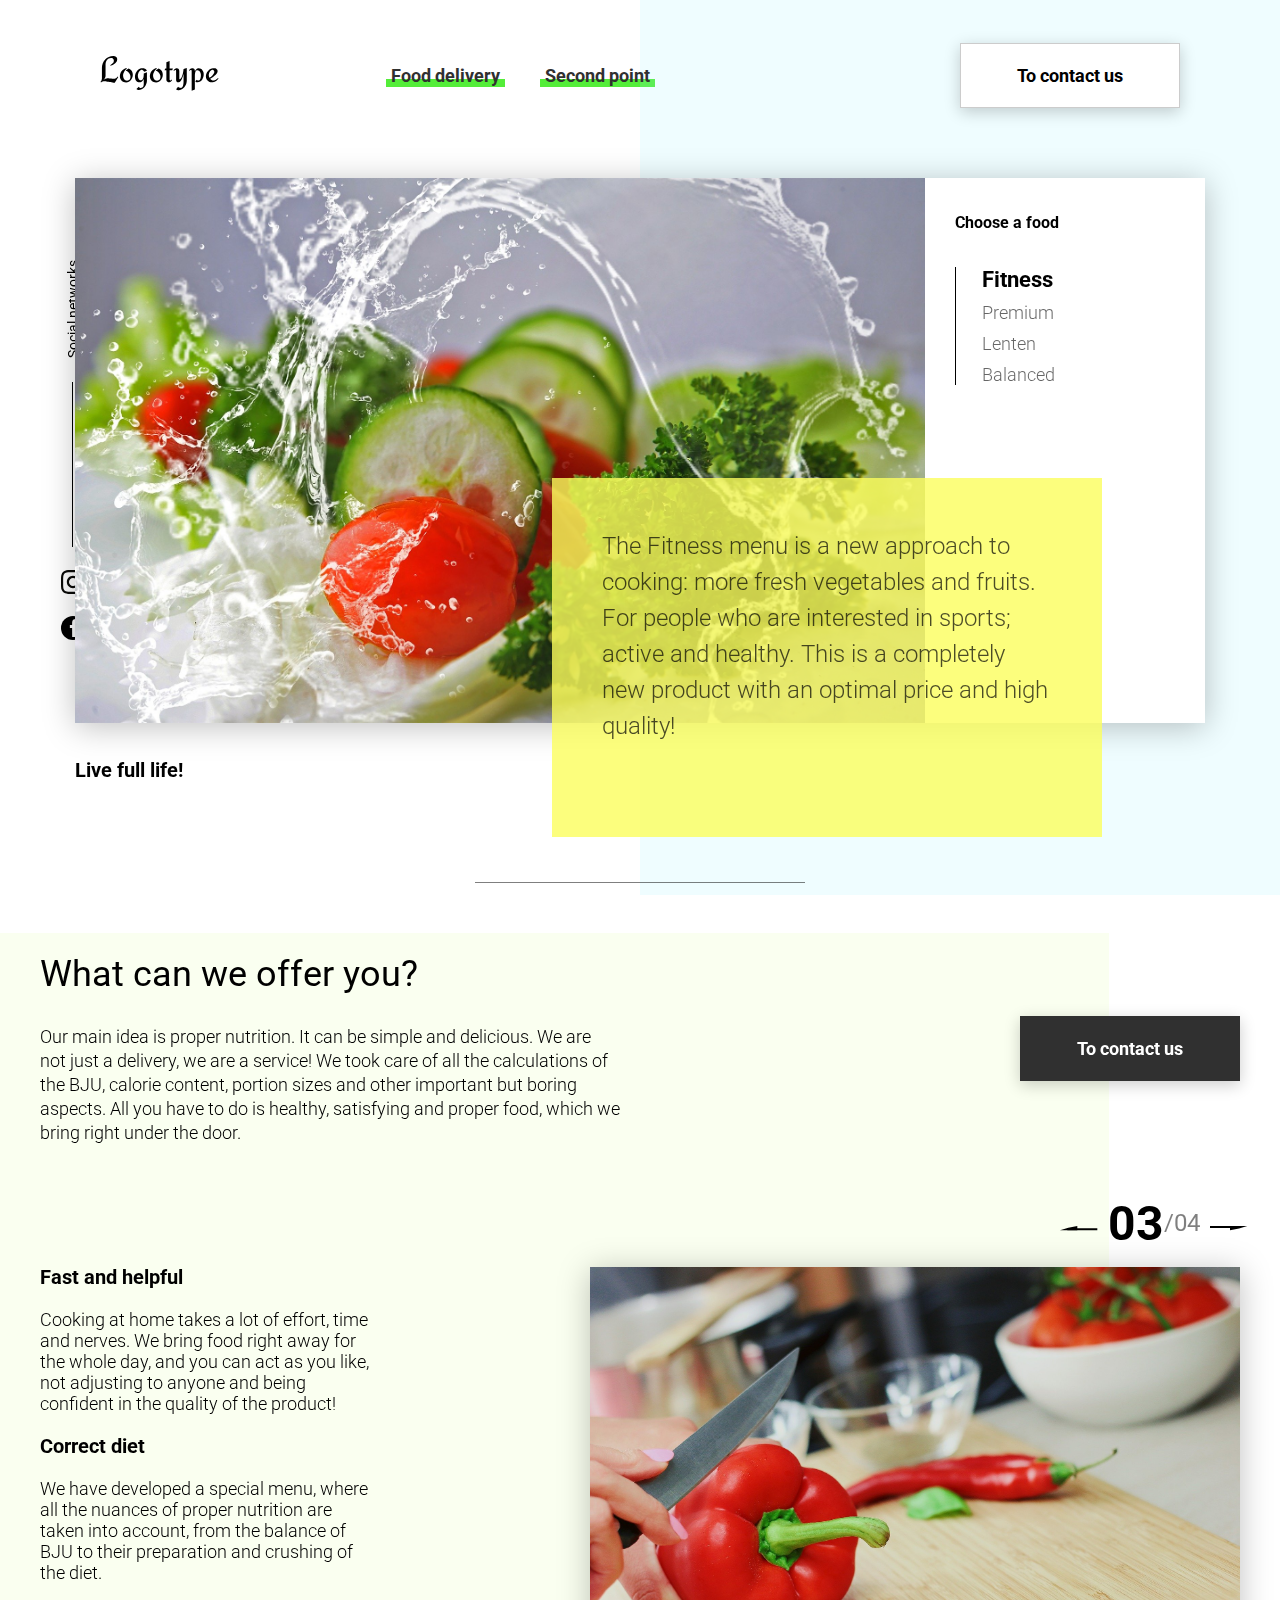
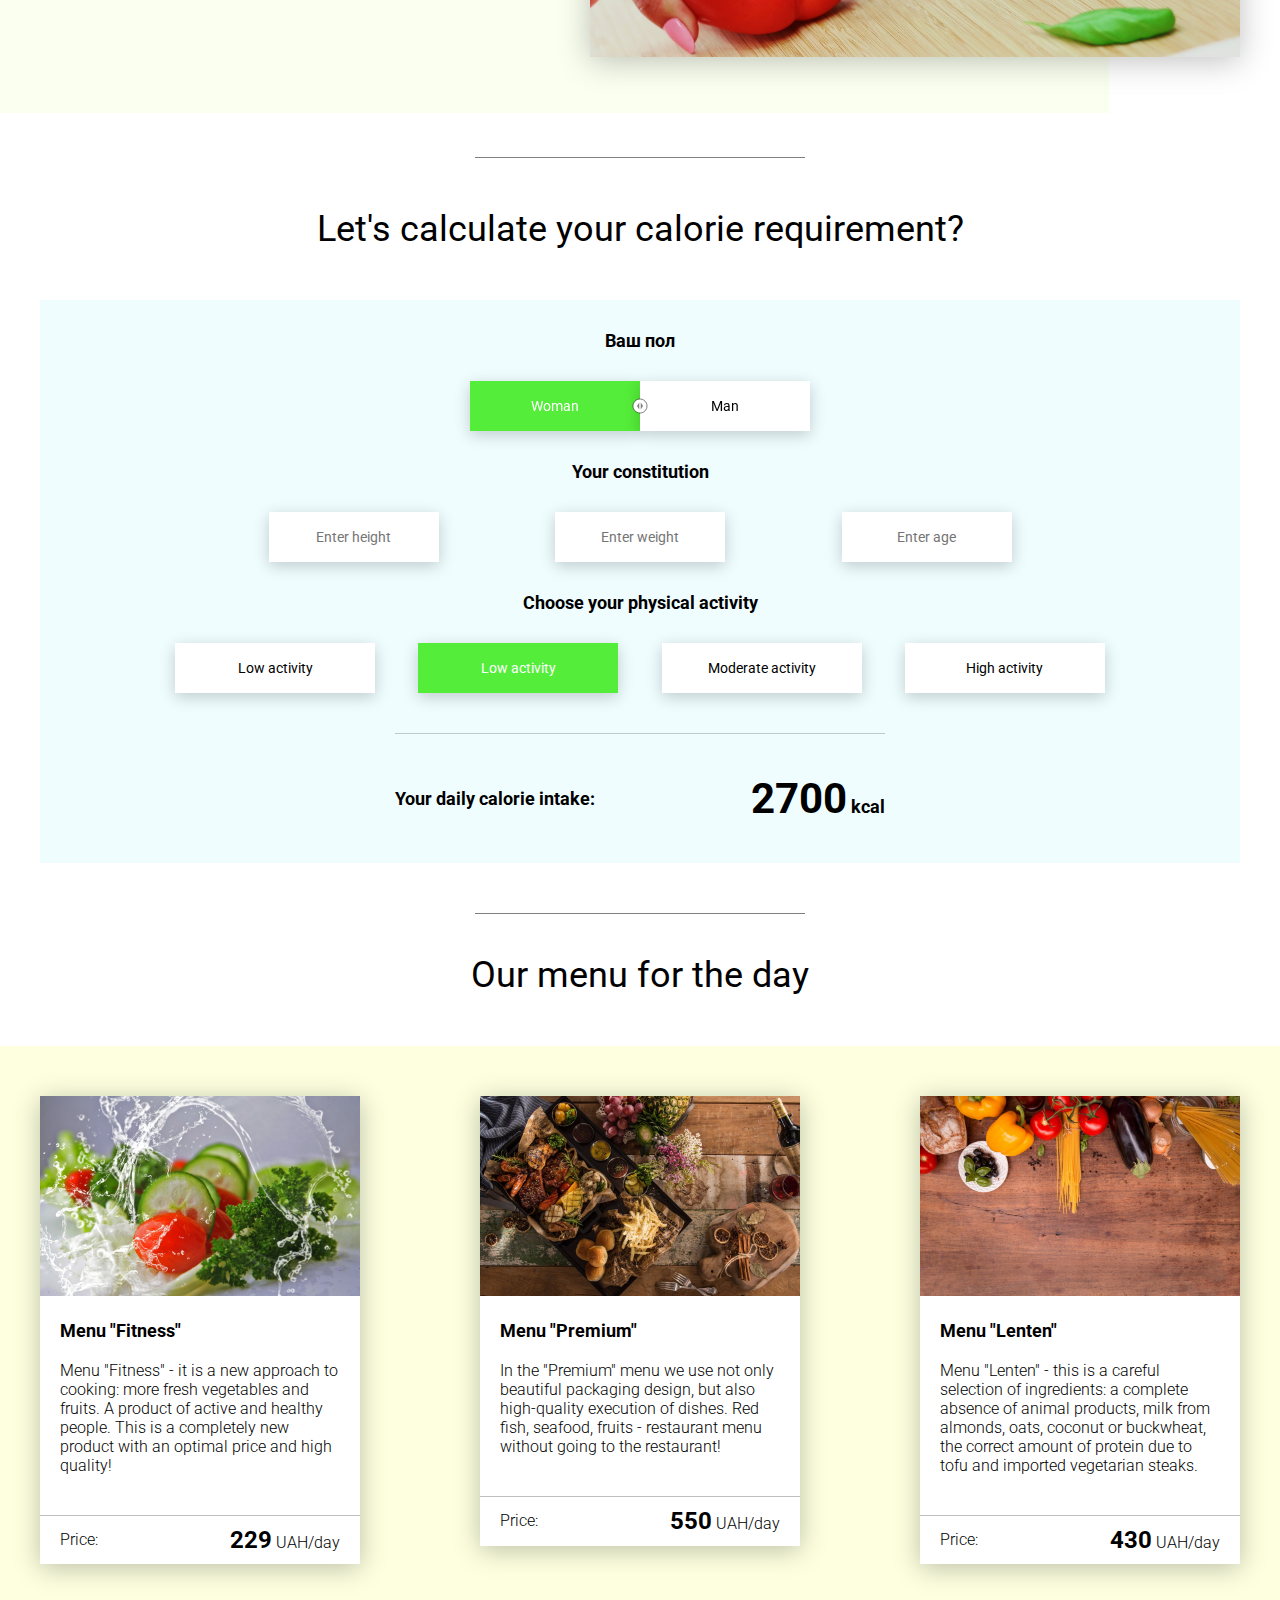
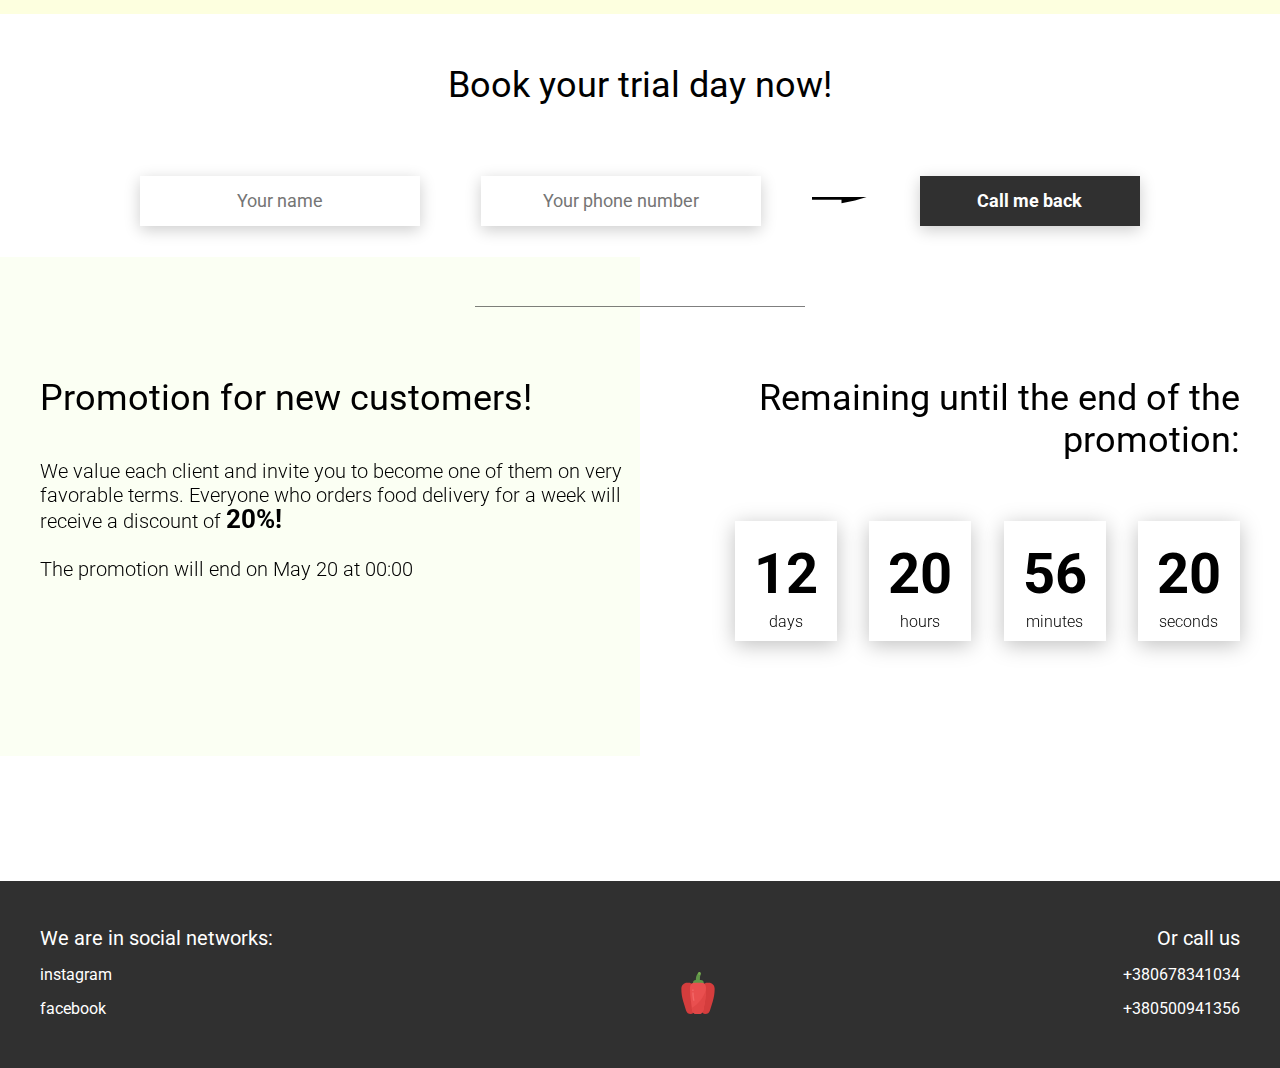
<file: Food/index.html>
<!DOCTYPE html>
<html lang="en">
<head>
    <meta charset="UTF-8">
    <meta name="viewport" content="width=device-width, initial-scale=1.0">
    <title>Food</title>
    <link rel="stylesheet" href="css/style.css">
</head>
<body>
    <header class="header">
        <div class="header__left-block">
            <div class="header__logo">
                <img src="icons/logo.svg" alt="Логотип">
            </div>
            <nav class="header__links">
                <a href="#" class="header__link">Food delivery</a>
                <a href="#" class="header__link">Second point</a>
            </nav>
        </div>
        <div class="header__right-block">
            <button class="btn btn_white">To contact us</button>
        </div>
    </header>
    <div class="sidepanel">
        <div class="sidepanel__text"><span>Social networks</span></div>
        <div class="sidepanel__divider"></div>
        <a href="#" class="sidepanel__icon">
            <img src="icons/instagram.svg" alt="instagram">
        </a>
        <a href="#" class="sidepanel__icon">
            <img src="icons/facebook.svg" alt="facebook">
        </a>
    </div>

    <div class="preview">
        <div class="bgc_blue"></div>
        <div class="container">
            <div class="tabcontainer">
                <div class="tabcontent">
                    <img src="img/tabs/vegy.jpg" alt="vegy">
                    <div class="tabcontent__descr">
                        The Fitness menu is a new approach to cooking: more fresh vegetables and fruits. For people who are interested in sports; active and healthy. This is a completely new product with an optimal price and high quality!
                    </div>
                </div>
                <!-- <div class="tabcontent">
                    <img src="img/tabs/elite.jpg" alt="elite">
                    <div class="tabcontent__descr">
                        Menu "Premium" - we use not only beautiful packaging design, but also high-quality execution of dishes. Red fish, seafood, fruits - restaurant menu without going to the restaurant!                                     
                    </div>
                </div> -->
                <!-- <div class="tabcontent">
                    <img src="img/tabs/post.jpg" alt="post">
                    <div class="tabcontent__descr">
                        Our special “Lenten Menu” is a careful selection of ingredients: no animal products. Complete harmony with yourself and nature in every element! Everything will be Om!                                     
                    </div>
                </div>
                <div class="tabcontent">
                    <img src="img/tabs/vegy.jpg" alt="vegy">
                    <div class="tabcontent__descr">
                        The "Balanced" menu is your diet according to all scientific recommendations. We carefully calculate your need for to / b / w / y and create the best dishes for you.
                    </div>
                </div> -->
                <div class="tabheader">
                    <h3>Choose a food</h3>
                    <div class="tabheader__items">
                        <div class="tabheader__item tabheader__item_active">Fitness</div>
                        <div class="tabheader__item">Premium</div>
                        <div class="tabheader__item">Lenten</div>
                        <div class="tabheader__item">Balanced</div>
                    </div>
                </div>
            </div>
            <div class="preview__life">Live full life!</div>
        </div>
    </div>

    <div class="divider"></div>

    <div class="offer">
        <div class="bgc_y"></div>
        <div class="container">
            <div class="offer__text">
                <h2 class="title">What can we offer you?</h2>
                <div class="offer__descr">
                    Our main idea is proper nutrition. It can be simple and delicious. We are not just a delivery, we are a service! We took care of all the calculations of the BJU, calorie content, portion sizes and other important but boring aspects. All you have to do is healthy, satisfying and proper food, which we bring right under the door.
                </div>
            </div>
            <div class="offer__action">
                <button class="btn btn_dark">To contact us</button>
            </div>
        </div>
        <div class="container">
            <div class="offer__advantages">
                <h2>Fast and helpful</h2>
                <div class="offer__advantages-text">
                    Cooking at home takes a lot of effort, time and nerves. We bring food right away for the whole day, and you can act as you like, not adjusting to anyone and being confident in the quality of the product!
                </div>
                <h2>Correct diet</h2>
                <div class="offer__advantages-text">
                    We have developed a special menu, where all the nuances of proper nutrition are taken into account, from the balance of BJU to their preparation and crushing of the diet.
                </div>
            </div>
            <div class="offer__slider">
                <div class="offer__slider-counter">
                    <div class="offer__slider-prev">
                        <img src="icons/left.svg" alt="prev">
                    </div>
                    <span id="current">03</span>
                    /
                    <span id="total">04</span>
                    <div class="offer__slider-next">
                        <img src="icons/right.svg" alt="next">
                    </div>
                </div>
                <div class="offer__slider-wrapper">
                    <div class="offer__slide">
                        <img src="img/slider/pepper.jpg" alt="pepper">
                    </div>
                    <!-- <div class="offer__slide">
                        <img src="img/slider/food-12.jpg" alt="food">
                    </div>
                    <div class="offer__slide">
                        <img src="img/slider/olive-oil.jpg" alt="oil">
                    </div>
                    <div class="offer__slide">
                        <img src="img/slider/paprika.jpg" alt="paprika">
                    </div> -->
                </div>
            </div>
        </div>
    </div>

    <div class="divider"></div>

    <div class="calculating">
        <div class="container">
            <h2 class="title">Let's calculate your calorie requirement?
            </h2>
            <div class="calculating__field">
                <div class="calculating__subtitle">
                    Ваш пол
                </div>
                <div class="calculating__choose" id="gender">
                    <div class="calculating__choose-item calculating__choose-item_active">Woman</div>
                    <div class="calculating__choose-item">Man</div>
                </div>

                <div class="calculating__subtitle">
                    Your constitution
                </div>
                <div class="calculating__choose calculating__choose_medium">
                    <input type="text" id="height" placeholder="Enter height" class="calculating__choose-item">
                    <input type="text" id="weight" placeholder="Enter weight"  class="calculating__choose-item">
                    <input type="text" id="age" placeholder="Enter age" class="calculating__choose-item">
                </div>

                <div class="calculating__subtitle">
                    Choose your physical activity
                </div>
                <div class="calculating__choose calculating__choose_big">
                    <div id="low" class="calculating__choose-item">Low activity</div>
                    <div id="small"  class="calculating__choose-item calculating__choose-item_active">Low activity</div>
                    <div id="medium" class="calculating__choose-item">Moderate activity</div>
                    <div id="high" class="calculating__choose-item">High activity</div>
                </div>

                <div class="calculating__divider"></div>

                <div class="calculating__total">
                    <div class="calculating__subtitle">
                        Your daily calorie intake:
                    </div>
                    <div class="calculating__result">
                        <span>2700</span> kcal
                    </div>
                </div>
            </div>
        </div>
    </div>

    <div class="divider"></div>

    <div class="menu">
        <h2 class="title">Our menu for the day</h2>

        <div class="menu__field">
            <div class="container">
                <div class="menu__item">
                    <img src="img/tabs/vegy.jpg" alt="vegy">
                    <h3 class="menu__item-subtitle">Menu "Fitness"</h3>
                    <div class="menu__item-descr">Menu "Fitness" - it is a new approach to cooking: more fresh vegetables and fruits. A product of active and healthy people. This is a completely new product with an optimal price and high quality!</div>
                    <div class="menu__item-divider"></div>
                    <div class="menu__item-price">
                        <div class="menu__item-cost">Price:</div>
                        <div class="menu__item-total"><span>229</span> UAH/day</div>
                    </div>
                </div>
                <div class="menu__item">
                    <img src="img/tabs/elite.jpg" alt="elite">
                    <h3 class="menu__item-subtitle">Menu "Premium"</h3>
                    <div class="menu__item-descr">In the "Premium" menu we use not only beautiful packaging design, but also high-quality execution of dishes. Red fish, seafood, fruits - restaurant menu without going to the restaurant!</div>
                    <div class="menu__item-divider"></div>
                    <div class="menu__item-price">
                        <div class="menu__item-cost">Price:</div>
                        <div class="menu__item-total"><span>550</span> UAH/day</div>
                    </div>
                </div>
                <div class="menu__item">
                    <img src="img/tabs/post.jpg" alt="post">
                    <h3 class="menu__item-subtitle">Menu "Lenten"</h3>
                    <div class="menu__item-descr">Menu "Lenten" - this is a careful selection of ingredients: a complete absence of animal products, milk from almonds, oats, coconut or buckwheat, the correct amount of protein due to tofu and imported vegetarian steaks. </div>
                    <div class="menu__item-divider"></div>
                    <div class="menu__item-price">
                        <div class="menu__item-cost">Price:</div>
                        <div class="menu__item-total"><span>430</span> UAH/day</div>
                    </div>
                </div>
            </div>
        </div>
    </div>

    <div class="order">
        <div class="container">
            <div class="title">Book your trial day now!</div>
            <form action="#" class="order__form">
                <input required placeholder="Your name" name="name" type="text" class="order__input">
                <input required placeholder="Your phone number" name="phone" type="phone" class="order__input">
                <img src="icons/right.svg" alt="right">
                <button class="btn btn_dark btn_min">Call me back</button>
            </form>
        </div>
    </div>

    <div class="divider"></div>

    <div class="promotion">
        <div class="bgc_y"></div>
        <div class="container">
            <div class="promotion__text">
                <div class="title">Promotion for new customers!</div>
                <div class="promotion__descr">
                    We value each client and invite you to become one of them on very favorable terms. 
                    Everyone who orders food delivery for a week will receive a discount of <span>20%!</span>
                    <br><br>
                    The promotion will end on May 20 at 00:00
                </div>
            </div>
            <div class="promotion__timer">
                <div class="title">Remaining until the end of the promotion:</div>
                <div class="timer">
                    <div class="timer__block">
                        <span id="days">12</span>
                        days
                    </div>
                    <div class="timer__block">
                        <span id="hours">20</span>
                        hours
                    </div>
                    <div class="timer__block">
                        <span id="minutes">56</span>
                        minutes
                    </div>
                    <div class="timer__block">
                        <span id="seconds">20</span>
                        seconds
                    </div>
                </div>
            </div>
        </div>
    </div>

    <footer class="footer">
        <div class="container">
            <div class="social">
                <div class="subtitle">We are in social networks:</div>
                <a href="#" class="link">instagram</a>
                <a href="#" class="link">facebook</a>
            </div>
            <div class="pepper">
                <img src="icons/veg.svg" alt="pepper">
            </div>
            <div class="call">
                <div class="subtitle">Or call us</div>
                <a href="#" class="link">+380678341034</a>
                <a href="#" class="link">+380500941356</a>
            </div>
        </div>
    </footer>

    <div class="modal">
        <div class="modal__dialog">
            <div class="modal__content">
                <form action="#">
                    <div class="modal__close">&times;</div>
                    <div class="modal__title">We will contact you as soon as possible!</div>
                    <input required placeholder="Ваше имя" name="name" type="text" class="modal__input">
                    <input required placeholder="Ваш номер телефона" name="phone" type="phone" class="modal__input">
                    <button class="btn btn_dark btn_min">Call me back</button>
                </form>
            </div>
        </div>
    </div>
    <script src="js/script.js"></script>
</body>
</html>
</file>
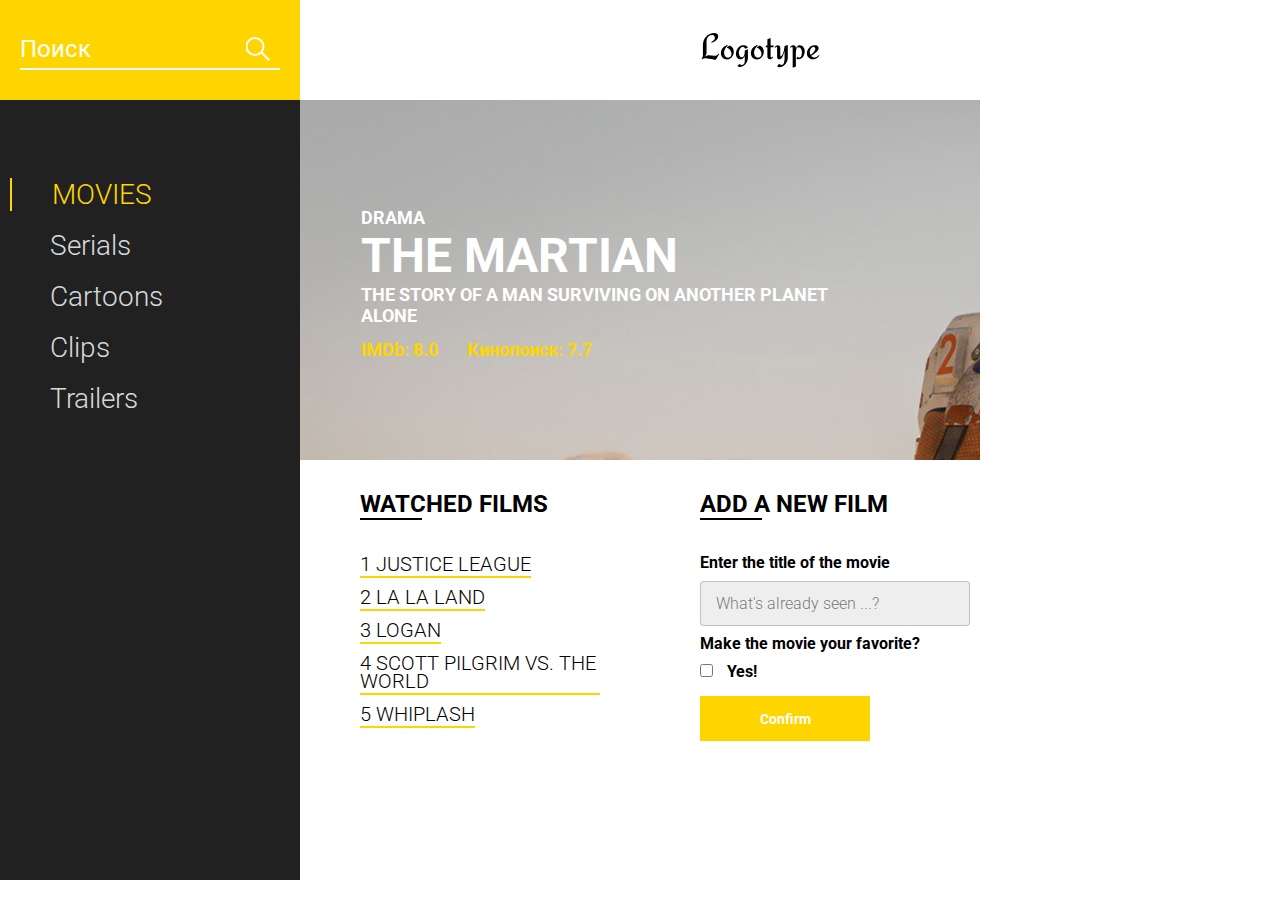
<file: MovieDB/index.html>
<!DOCTYPE html>
<html lang="en">
<head>
    <meta charset="UTF-8">
    <meta name="viewport" content="width=device-width, initial-scale=1.0">
    <title>Movie DB</title>
    <link href="https://fonts.googleapis.com/css?family=Roboto:300,400,700&display=swap&subset=cyrillic-ext" rel="stylesheet">
    <link rel="stylesheet" href="css/style.min.css">
</head>
<body>
    <header class="header">
        <div class="header__search">
            <form action="#">
                <input type="text" placeholder="Поиск">
            </form>
        </div>
        <div class="header__logo">
            <img src="icons/Logotype.svg" alt="logo">
        </div>
    </header>
    <main class="promo">
        <div class="promo__menu">
            <nav class="promo__menu-list">
                <ul>
                    <li><a class="promo__menu-item promo__menu-item_active" href="#">MOVIES</a></li>
                    <li><a class="promo__menu-item" href="#">Serials</a></li>
                    <li><a class="promo__menu-item" href="#">Cartoons</a></li>
                    <li><a class="promo__menu-item" href="#">Clips</a></li>
                    <li><a class="promo__menu-item" href="#">Trailers</a></li>
                </ul>
            </nav>
        </div>
        <div class="promo__content">
            <div class="promo__bg">
                <div class="promo__genre">COMEDY</div>
                <div class="promo__title">THE MARTIAN</div>
                <div class="promo__descr">THE STORY OF A MAN SURVIVING ON ANOTHER PLANET ALONE</div>
                <div class="promo__ratings">
                    <span>IMDb: 8.0</span>
                    <span>Кинопоиск: 7.7</span>
                </div>
            </div>
            <div class="promo__interactive">
                <div>
                    <div class="promo__interactive-title">WATCHED FILMS</div>
                    <ul class="promo__interactive-list">
                        <li class="promo__interactive-item">LOGAN
                            <div class="delete"></div>
                        </li>
                        <li class="promo__interactive-item">JUSTICE LEAGUE
                            <div class="delete"></div>
                        </li>
                        <li class="promo__interactive-item">LA LA LAND
                            <div class="delete"></div>
                        </li>
                        <li class="promo__interactive-item">WHIPLASH
                            <div class="delete"></div>
                        </li>
                        <li class="promo__interactive-item">SCOTT PILGRIM VS. THE WORLD
                            <div class="delete"></div>
                        </li>
                    </ul>
                </div>
                <div>
                    <form class="add">
                        <div class="promo__interactive-title">ADD A NEW FILM</div>
                        <span>Enter the title of the movie</span>
                        <input class="adding__input" type="text" placeholder="What's already seen ...?">
                        <span>Make the movie your favorite?</span>
                        <input type="checkbox">
                        <span class="yes">Yes!</span>
                        <button>Confirm</button>
                    </form>
                </div>
            </div>
        </div>
        <div class="promo__adv">
            <div class="promo__adv-title">Advertising from sponsors</div>
            <img src="img/content_1.jpg" alt="some picture">
            <img src="img/content_2.jpg" alt="some picture">
            <img src="img/content_3.png" alt="some picture">
        </div>
    </main>

    <script src="js/script.js"></script>
</body>
</html>
</file>
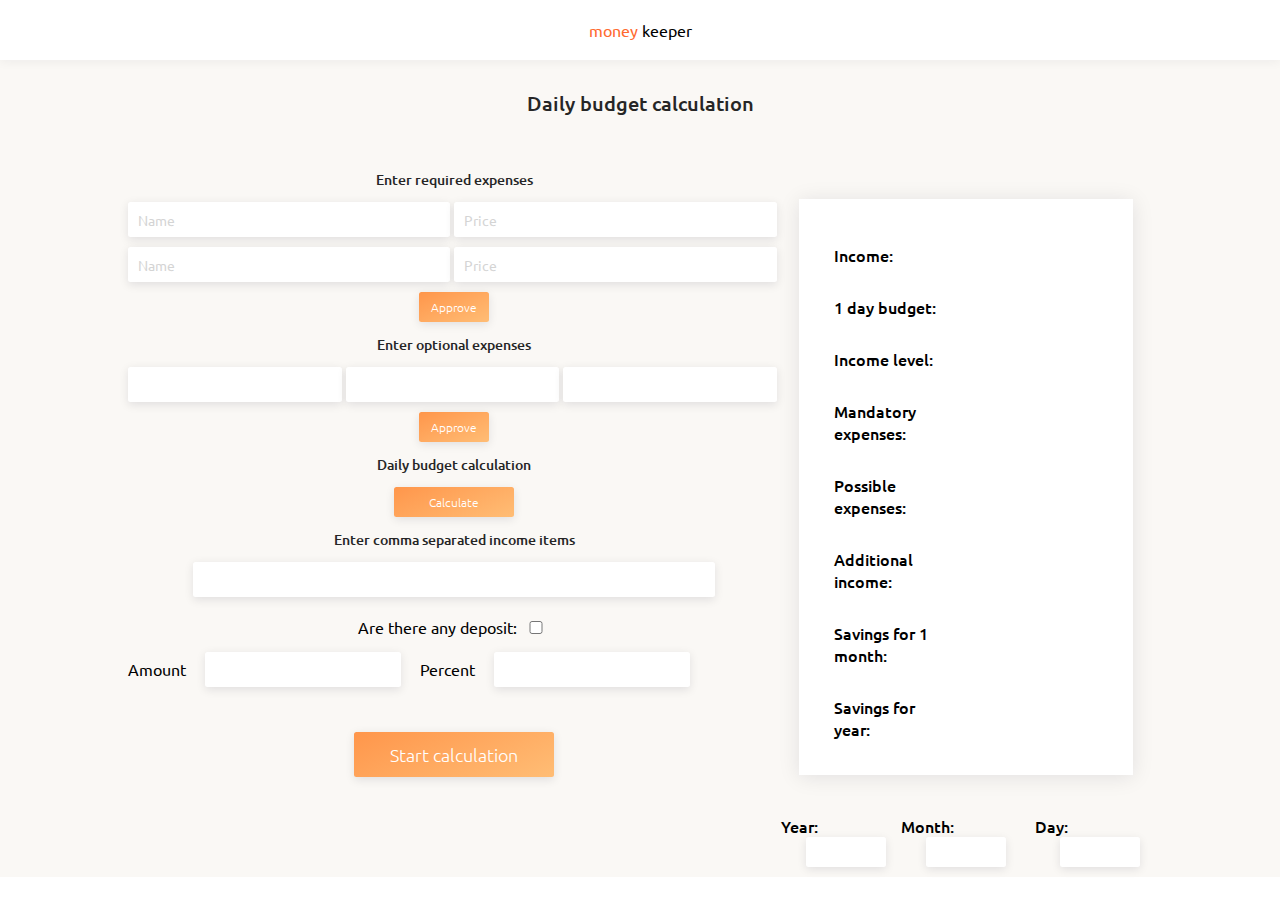
<file: part1 CalcBudgetAPP/1.html>
<!DOCTYPE html>
<html lang="en">

<head>
    <meta charset="UTF-8">
    <meta name="viewport" content="width=device-width, initial-scale=1.0">
    <meta http-equiv="X-UA-Compatible" content="ie=edge">
    <title>Budget app</title>
    <link href="https://fonts.googleapis.com/css?family=Ubuntu:300,400,500,700&amp;subset=cyrillic" rel="stylesheet">
    <link rel="stylesheet" href="style.css">
</head>

<body>
    <div class="app">
        <div class="logo">
            <span>money</span>
            keeper
        </div>
        <div class="title">
            Daily budget calculation
        </div>
        <div class="main">
            <div class="data">
                <div class="choose-expenses">Enter required expenses</div>
                <input class="expenses-item" type="text" id="expenses_1" placeholder="Name">
                <input class="expenses-item" type="text" id="expenses_2" placeholder="Price">
                <input class="expenses-item" type="text" id="expenses_3" placeholder="Name">
                <input class="expenses-item" type="text" id="expenses_4" placeholder="Price">
                <button disabled class="expenses-item-btn">Approve</button>

                <div class="optionalexpenses">Enter optional expenses</div>
                <input class="optionalexpenses-item" type="text" id="optionalexpenses_1">
                <input class="optionalexpenses-item" type="text" id="optionalexpenses_2">
                <input class="optionalexpenses-item" type="text" id="optionalexpenses_3">
                <button disabled class="optionalexpenses-btn">Approve</button>

                <div class="count-budget">Daily budget calculation</div>
                <button disabled class="count-budget-btn">Calculate</button>

                <div class="choose-income-label">Enter comma separated income items</div>
                <input class="choose-income" type="text" id="income">

                <div class="checksavings">Are there any deposit:
                    <input id="savings" type="checkbox" />
                </div>
                <label for="sum">Amount</label>
                <input class="choose-sum" id="sum" type="text">
                <label for="percent">Percent</label>
                <input class="choose-percent" id="percent" type="text">

                <div class="open">
                    <button class="start" id="start">Start calculation</button>
                </div>
            </div>
            <div class="result">
                <div class="result-table">
                    <div class="budget">Income: </div>
                    <div class="budget-value"></div>

                    <div class="daybudget">1 day budget: </div>
                    <div class="daybudget-value"></div>

                    <div class="level">Income level: </div>
                    <div class="level-value"></div>

                    <div class="expenses">Mandatory expenses: </div>
                    <div class="expenses-value"></div>

                    <div class="optionalexpenses">Possible expenses: </div>
                    <div class="optionalexpenses-value"></div>

                    <div class="income">Additional income: </div>
                    <div class="income-value"></div>

                    <div class="monthsavings">Savings for 1 month:</div>
                    <div class="monthsavings-value"></div>

                    <div class="yearsavings">Savings for year:</div>
                    <div class="yearsavings-value"></div>
                </div>
                <div class="time-data">
                    <div class="year">
                        Year:
                        <input class="year-value" type="text" readonly>
                    </div>
                    <div class="month">
                        Month:
                        <input class="month-value" type="text" readonly>
                    </div>
                    <div class="day">
                        Day:
                        <input class="day-value" type="text" readonly>
                    </div>
                </div>
            </div>
        </div>
    </div>
    <script src="script.js"></script>
</body>

</html>
</file>
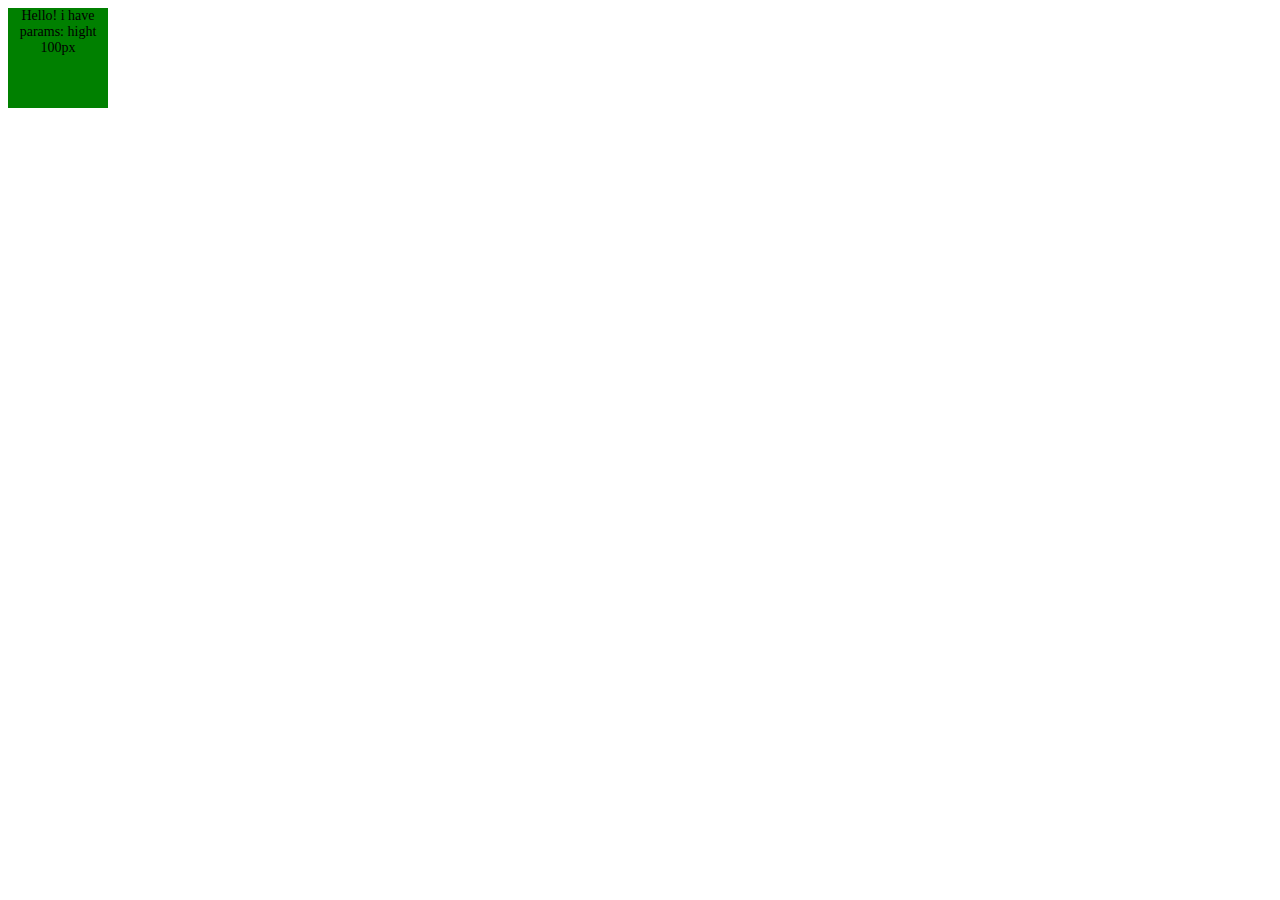
<file: part2 LandingPage/i.html>
<!DOCTYPE html>
<html lang="en">
<head>
    <meta charset="UTF-8">
    <meta name="viewport" content="width=device-width, initial-scale=1.0">
    <title>Document</title>
</head>
<body>
    <script src="js/class.js"></script>
</body>
</html>
</file>
<file: Food/css/style.css>
@import url(https://fonts.googleapis.com/css?family=Roboto:300,400,700&display=swap&subset=cyrillic-ext);*{box-sizing:border-box;margin:0;padding:0;font-family:Roboto,sans-serif}a{text-decoration:none}.btn{width:220px;height:65px;display:flex;justify-content:center;align-items:center;background-color:#fff;font-size:18px;font-weight:700;border:1px solid rgba(0,0,0,.2);box-shadow:0 4px 15px rgba(0,0,0,.2);cursor:pointer;transition:.3s all;outline:0}.btn_white{background-color:#fff}.btn_dark{background-color:#303030;color:#fff;border:none}.btn_min{height:50px}.btn:hover{box-shadow:0 4px 30px rgba(0,0,0,.3)}.container{max-width:1200px;margin:0 auto}.divider{width:330px;height:1px;margin:0 auto;background-color:rgba(0,0,0,.5)}.title{font-size:36px;font-weight:400}.header{display:flex;justify-content:space-between;align-items:center;height:150px;padding:0 100px}.header__left-block{display:flex;justify-content:space-between;min-width:550px}.header__logo{max-width:170px}.header__logo img{width:100%}.header__links{display:flex;align-items:center}.header__link{position:relative;margin-right:45px;font-weight:700;font-size:18px;color:#303030}.header__link:after{content:'';position:absolute;display:block;width:110%;left:-5%;bottom:-1px;z-index:-1;height:8px;background:#54ed39}.header__link:last-child{margin-right:0}.sidepanel{position:fixed;left:60px;top:240px;height:400px;width:25px;display:flex;flex-direction:column;justify-content:space-between;align-items:center}.sidepanel__text{width:120px;height:120px;font-size:14px}.sidepanel__text span{display:flex;transform:rotate(-90deg) translateX(-50px)}.sidepanel__divider{width:1px;height:165px;background-color:#000}.sidepanel__icon{width:24px;height:24px}.sidepanel__icon img{width:100%}.preview{padding:28px 0 100px 0;position:relative}.preview__life{font-weight:700;font-size:20px;margin-left:35px;margin-top:35px}.bgc_blue{position:absolute;right:0;top:-155px;width:50vw;height:900px;background:rgba(146,242,255,.15);z-index:-1}.tabcontainer{display:flex;width:1130px;margin:0 auto;box-shadow:0 4px 30px rgba(0,0,0,.25)}.tabcontent{width:850px;position:relative}.tabcontent img{width:100%;height:100%;object-fit:cover}.tabcontent__descr{position:absolute;top:300px;right:-177px;width:550px;height:359px;background:rgba(251,254,93,.8);padding:50px;font-size:24px;font-weight:300;line-height:36px;color:rgba(0,0,0,.7)}.tabheader{width:280px;padding:35px 30px;background-color:#fff}.tabheader h3{font-weight:700;font-size:16px}.tabheader__items{margin-top:35px;padding-left:26px;border-left:1px solid #000}.tabheader__item{font-weight:700;font-size:18px;font-weight:300;margin-top:10px;color:rgba(0,0,0,.6);cursor:pointer;transition:.3s all}.tabheader__item_active{color:#000;font-size:22px;font-weight:700}.offer{padding:70px 0 100px 0;position:relative}.offer .container{display:flex;justify-content:space-between}.offer .bgc_y{position:absolute;width:1109px;height:780px;background:rgba(243,255,222,.45);z-index:-1;top:50px}.offer__text{width:580px}.offer__descr{font-size:18px;margin-top:30px;font-weight:300;line-height:24px}.offer__action{display:flex;align-items:center;justify-content:flex-end}.offer__advantages{width:330px;margin-top:50px}.offer__advantages h2{font-weight:700;font-size:20px;margin-top:20px}.offer__advantages h2:first-child{margin-top:70px}.offer__advantages-text{margin-top:20px;font-size:18px;font-weight:300;line-height:21px}.offer__slider{width:650px;margin-top:50px;display:flex;flex-direction:column;align-items:flex-end}.offer__slider-counter{display:flex;width:180px;align-items:center;font-size:24px;color:rgba(0,0,0,.5)}.offer__slider-wrapper{width:100%;margin-top:15px;box-shadow:0 4px 30px rgba(0,0,0,.25)}.offer__slider-prev{margin-right:10px;cursor:pointer}.offer__slider-next{margin-left:10px;cursor:pointer}.offer__slider #current{font-size:48px;font-weight:700;color:#000}.offer__slide{width:100%;height:390px}.offer__slide img{width:100%;height:100%;object-fit:cover}.calculating{padding:50px 0}.calculating .title{text-align:center}.calculating__field{width:100%;margin-top:50px;background:rgba(146,242,255,.15);padding:30px 0 40px 0}.calculating__subtitle{text-align:center;font-size:18px;font-weight:700;margin-top:30px}.calculating__subtitle:first-child{margin-top:0}.calculating #gender:after{content:'';position:absolute;top:50%;transform:translateY(-50%);display:block;width:16px;height:16px;background:url(../icons/switch.svg) center center/cover no-repeat}.calculating__choose{position:relative;display:flex;margin-top:30px;justify-content:center}.calculating__choose-item{display:flex;align-items:center;justify-content:center;width:170px;height:50px;padding:0 10px;background:#fff;box-shadow:0 4px 15px rgba(0,0,0,.2);border:none;text-align:center;font-size:14px;cursor:pointer;outline:0;transition:.3s all}.calculating__choose-item_active{color:#fff;background-color:#54ed39}.calculating__choose_medium{width:743px;justify-content:space-between;margin:30px auto 0 auto}.calculating__choose_big{width:930px;justify-content:space-between;margin:30px auto 0 auto}.calculating__choose_big .calculating__choose-item{width:200px}.calculating__divider{width:490px;height:1px;margin:40px auto;background-color:rgba(0,0,0,.2)}.calculating__total{width:490px;margin:0 auto;display:flex;justify-content:space-between;align-items:center}.calculating__result{font-size:18px;font-weight:700}.calculating__result span{font-size:42px}.menu{padding:40px 0 50px 0}.menu .container{display:flex;justify-content:space-between;align-items:flex-start}.menu .title{text-align:center}.menu__field{margin-top:50px;padding:50px 0;width:100%;background:rgba(249,254,126,.25)}.menu__item{width:320px;min-height:450px;background:#fff;box-shadow:0 4px 25px rgba(0,0,0,.25);font-size:16px;font-weight:300}.menu__item img{width:100%;height:200px;object-fit:cover}.menu__item-subtitle{font-weight:700;font-size:18px;padding:0 20px;margin-top:20px}.menu__item-descr{margin-top:20px;padding:0 20px}.menu__item-divider{width:100%;height:1px;background-color:rgba(0,0,0,.25);margin-top:40px}.menu__item-price{display:flex;justify-content:space-between;align-items:center;padding:10px 20px}.menu__item-price span{font-size:24px;font-weight:700}.order{padding-bottom:80px}.order .title{text-align:center}.order__form{margin-top:70px;padding:0 100px;display:flex;justify-content:space-between;align-items:center}.order__form img{transform:scale(1.5)}.order__input{width:280px;height:50px;background:#fff;box-shadow:0 4px 15px rgba(0,0,0,.2);border:none;font-size:18px;text-align:center;padding:0 20px;outline:0}.promotion{padding:70px 0 240px 0;position:relative}.promotion .container{display:flex}.promotion .bgc_y{position:absolute;width:50%;height:499px;background:rgba(243,255,222,.35);z-index:-1;top:-50px;left:0}.promotion__text{width:50%}.promotion__descr{margin-top:40px;font-size:20px;line-height:24px;font-weight:300}.promotion__descr span{font-weight:700;font-size:26px}.promotion__timer{width:50%}.promotion__timer .title{text-align:right}.promotion__timer .timer{margin-top:60px;padding-left:95px;display:flex;justify-content:space-between;align-items:center}.promotion__timer .timer__block{width:102px;height:120px;background:#fff;box-shadow:0 4px 20px rgba(0,0,0,.25);font-size:16px;font-weight:300;text-align:center}.promotion__timer .timer__block span{display:block;margin-top:20px;margin-bottom:5px;font-size:56px;font-weight:700}.footer{min-height:180px;background-color:#303030;padding:45px 0 50px 0;color:#fff}.footer .container{height:100%;display:flex;justify-content:space-between;align-items:flex-end}.footer .subtitle{font-size:20px}.footer .link{display:block;margin-top:15px;font-size:16px;color:#fff}.footer .call{text-align:right}.modal{position:fixed;top:0;left:0;z-index:1050;display:none;width:100%;height:100%;overflow:hidden;background-color:rgba(0,0,0,.5)}.modal__dialog{max-width:500px;margin:40px auto}.modal__content{position:relative;width:100%;padding:40px;background-color:#fff;border:1px solid rgba(0,0,0,.2);border-radius:4px;max-height:80vh;overflow-y:auto}.modal__close{position:absolute;top:8px;right:14px;font-size:30px;color:#000;opacity:.5;font-weight:700;border:none;background-color:transparent;cursor:pointer}.modal__title{text-align:center;font-size:22px;text-transform:uppercase}.modal__input{display:block;margin:20px auto 20px auto;width:280px;height:50px;background:#fff;box-shadow:0 4px 15px rgba(0,0,0,.2);border:none;font-size:18px;text-align:center;padding:0 20px;outline:0}.modal .btn{display:block;width:280px;margin:0 auto}
</file>
<file: part1 CalcBudgetAPP/style.css>
* {
    box-sizing: border-box;
    margin: 0;
    padding: 0;
    font-family: Ubuntu;
    outline: 0
}

a {
    text-decoration: none
}

a:visited {
    text-decoration: none
}

a:hover {
    text-decoration: none
}

a:focus {
    text-decoration: none
}

a:active {
    text-decoration: none
}

.app {
    background-color: #faf8f5;
    min-height: 800px
}

.logo {
    width: 100%;
    height: 60px;
    line-height: 60px;
    background-color: #fff;
    box-shadow: 0 1.5px 10px 0 rgba(1, 0, 42, .05);
    text-align: center
}

.logo span {
    color: #ff6a30
}

.title {
    width: 100%;
    margin-top: 30px;
    font-weight: 500;
    font-size: 20px;
    color: #262626;
    text-align: center
}

.main {
    display: flex;
    margin: 0 10%;
    padding-top: 40px
}

.data .choose-expenses,
.data .choose-income-label,
.data .count-budget,
.data .optionalexpenses {
    margin: 13px 0;
    font-weight: 500;
    font-size: 14px;
    color: #262626;
    text-align: center
}

.data .choose-income,
.data .choose-percent,
.data .choose-sum,
.data .expenses-item,
.data .optionalexpenses-item {
    height: 35px;
    width: calc((100%/2) - 4px);
    border-radius: 2.5px;
    background-color: #fff;
    box-shadow: 0 2.5px 10px 0 rgba(1, 0, 42, .1);
    border: none;
    padding-left: 10px;
    margin-bottom: 10px;
    font-size: 14px;
    color: #a7a7a7
}

.data .choose-income::-webkit-input-placeholder,
.data .choose-percent::-webkit-input-placeholder,
.data .choose-sum::-webkit-input-placeholder,
.data .expenses-item::-webkit-input-placeholder,
.data .optionalexpenses-item::-webkit-input-placeholder {
    opacity: .3
}

.data .choose-income:-ms-input-placeholder,
.data .choose-percent:-ms-input-placeholder,
.data .choose-sum:-ms-input-placeholder,
.data .expenses-item:-ms-input-placeholder,
.data .optionalexpenses-item:-ms-input-placeholder {
    opacity: .3
}

.data .choose-income::-ms-input-placeholder,
.data .choose-percent::-ms-input-placeholder,
.data .choose-sum::-ms-input-placeholder,
.data .expenses-item::-ms-input-placeholder,
.data .optionalexpenses-item::-ms-input-placeholder {
    opacity: .3
}

.data .choose-income::placeholder,
.data .choose-percent::placeholder,
.data .choose-sum::placeholder,
.data .expenses-item::placeholder,
.data .optionalexpenses-item::placeholder {
    opacity: .3
}

.data .count-budget-btn,
.data .expenses-item-btn,
.data .optionalexpenses-btn {
    width: 70px;
    height: 30px;
    display: block;
    margin: 0 auto;
    border: none;
    border-radius: 2.5px;
    background-image: linear-gradient(336deg, #ffbd75, #ff964b), linear-gradient(#fff, #fff);
    box-shadow: 0 2.5px 10px 0 rgba(1, 0, 42, .1);
    color: #fff;
    font-weight: 100;
    font-size: 12px;
    cursor: pointer
}

.data .optionalexpenses-item {
    width: calc((100%/3) - 4px)
}

.data .count-budget-btn {
    width: 120px
}

.data .choose-income {
    display: block;
    width: 80%;
    margin: 0 auto
}

.data .checksavings {
    margin: 0 auto;
    margin-top: 20px;
    text-align: center
}

.data .checksavings input {
    width: 30px
}

.data .choose-percent,
.data .choose-sum {
    width: 30%;
    margin: 15px
}

.data .start {
    width: 70px;
    height: 30px;
    display: block;
    margin: 0 auto;
    border: none;
    border-radius: 2.5px;
    background-image: linear-gradient(336deg, #ffbd75, #ff964b), linear-gradient(#fff, #fff);
    box-shadow: 0 2.5px 10px 0 rgba(1, 0, 42, .1);
    color: #fff;
    font-weight: 100;
    font-size: 12px;
    cursor: pointer;
    width: 200px;
    height: 45px;
    margin-top: 30px;
    font-size: 18px;
    font-weight: 100
}

.result {
    width: 50%
}

.result-table {
    display: flex;
    flex-wrap: wrap;
    justify-content: space-between;
    width: 90%;
    min-height: 400px;
    margin: 0 auto;
    margin-top: 42px;
    padding: 25px;
    background-color: #fff;
    box-shadow: 0 1.5px 20px 0 rgba(1, 0, 42, .1)
}

.result-table .budget,
.result-table .budget-value,
.result-table .daybudget,
.result-table .daybudget-value,
.result-table .expenses,
.result-table .expenses-value,
.result-table .income,
.result-table .income-value,
.result-table .level,
.result-table .level-value,
.result-table .monthsavings,
.result-table .monthsavings-value,
.result-table .optionalexpenses,
.result-table .optionalexpenses-value,
.result-table .yearsavings,
.result-table .yearsavings-value {
    width: 48%;
    margin-top: 10px;
    min-height: 40px;
    padding: 10px;
    font-weight: 500
}

.result-table .budget-value,
.result-table .daybudget-value,
.result-table .expenses-value,
.result-table .income-value,
.result-table .level-value,
.result-table .monthsavings-value,
.result-table .optionalexpenses-value,
.result-table .yearsavings-value {
    color: #61a654;
    word-break: break-word
}

.result .time-data {
    width: 100%;
    margin: 0 auto;
    display: flex;
    justify-content: space-around;
    margin-top: 40px
}

.result .time-data .day,
.result .time-data .month,
.result .time-data .year {
    font-size: 16px;
    font-weight: 500
}

.result .time-data .day-value,
.result .time-data .month-value,
.result .time-data .year-value {
    height: 35px;
    width: calc((100%/2) - 4px);
    border-radius: 2.5px;
    background-color: #fff;
    box-shadow: 0 2.5px 10px 0 rgba(1, 0, 42, .1);
    border: none;
    padding-left: 10px;
    margin-bottom: 10px;
    font-size: 14px;
    color: #a7a7a7;
    width: 80px;
    height: 30px;
    margin-left: 25px
}
</file>
<file: MovieDB/css/style.min.css>
*{-webkit-box-sizing:border-box;box-sizing:border-box;margin:0;padding:0;font-family:'Roboto', sans-serif}.header{display:-webkit-box;display:-ms-flexbox;display:flex;height:100px}.header__search{display:-webkit-box;display:-ms-flexbox;display:flex;-webkit-box-pack:center;-ms-flex-pack:center;justify-content:center;-webkit-box-align:center;-ms-flex-align:center;align-items:center;height:100%;width:300px;background:#FFD500}.header__search form{position:relative;width:260px;height:30px}.header__search form input{width:100%;border:none;border-bottom:2px solid #fff;background-color:transparent;color:#fff;font-size:24px;line-height:28px;padding-bottom:5px;outline:none}.header__search form input::-webkit-input-placeholder{color:#fff}.header__search form input:-ms-input-placeholder{color:#fff}.header__search form input::-ms-input-placeholder{color:#fff}.header__search form input::placeholder{color:#fff}.header__search form:after{content:'';display:block;position:absolute;top:2px;right:10px;background:url("../icons/search.svg") center center/cover no-repeat;width:24px;height:24px}.header__logo{display:-webkit-box;display:-ms-flexbox;display:flex;-webkit-box-pack:center;-ms-flex-pack:center;justify-content:center;-webkit-box-align:center;-ms-flex-align:center;align-items:center;height:100%;width:calc(100% - 360px)}.promo{height:780px;display:-webkit-box;display:-ms-flexbox;display:flex}.promo__menu{width:300px;height:100%;background:#212121;padding:60px 0 0 10px}.promo__menu-item{display:block;font-size:28px;line-height:33px;color:#D6D9DC;text-decoration:none;font-weight:300;padding-left:40px;margin-top:18px}.promo__menu-item:hover{color:#FFD500}.promo__menu-item_active{border-left:2px solid  #FFD500;color:#FFD500}.promo__content{width:calc(100% - 600px)}.promo__bg{height:360px;background:url("../img/mars.webp") center center/cover no-repeat;background-position:top;padding:107px 0 0 61px}.promo__genre{font-weight:bold;font-size:18px;line-height:21px;color:#FFFFFF;text-transform:uppercase}.promo__title{font-weight:bold;font-size:48px;line-height:56px;color:#FFFFFF;text-transform:uppercase}.promo__descr{width:481px;font-weight:bold;font-size:18px;line-height:21px;color:#FFFFFF;text-transform:uppercase}.promo__ratings{margin-top:13px}.promo__ratings span{font-weight:bold;font-size:18px;line-height:21px;color:#FFD500;margin-right:25px}.promo__interactive{display:-webkit-box;display:-ms-flexbox;display:flex}.promo__interactive>div{width:50%;padding:30px 0 0 60px}.promo__interactive-title{display:inline-block;font-weight:bold;font-size:24px;line-height:28px;color:#000000}.promo__interactive-title:after{content:'';display:block;width:33%;height:2px;background-color:#000}.promo__interactive-list{list-style-type:none;margin-top:35px;display:-webkit-box;display:-ms-flexbox;display:flex;-webkit-box-orient:vertical;-webkit-box-direction:normal;-ms-flex-direction:column;flex-direction:column;-webkit-box-align:start;-ms-flex-align:start;align-items:flex-start}.promo__interactive-item{display:inline-block;position:relative;font-weight:300;font-size:20px;line-height:18px;color:#000000;margin-bottom:15px;padding-right:40px;text-transform:uppercase}.promo__interactive-item span{display:block;position:absolute;left:-30px;top:50%;-webkit-transform:translateY(-50%);transform:translateY(-50%);width:20px;height:20px;background:url("../icons/Star.svg") center center/cover no-repeat}.promo__interactive-item:before{content:'';position:absolute;bottom:-5px;display:block;width:calc(100% - 40px);height:2px;background-color:#FFD500}.promo__interactive-item:hover .delete{content:'';display:block;position:absolute;right:0px;top:50%;-webkit-transform:translateY(-50%);transform:translateY(-50%);width:20px;height:20px;background:url("../icons/trash.png") center center/cover no-repeat;cursor:pointer}.promo__interactive .add .promo__interactive-title{margin-bottom:25px}.promo__interactive .add span{display:block;margin:10px 0;font-weight:bold;font-size:16px;line-height:16px;color:#000000}.promo__interactive .add .yes{display:inline;margin-left:10px}.promo__interactive .add input[type="text"]{width:270px;height:45px;line-height:50px;font-size:16px;background:rgba(196,196,196,0.29);border:1px solid rgba(0,0,0,0.19);padding:0 15px;outline:none;border-radius:4px}.promo__interactive .add input[type="text"]::-webkit-input-placeholder{font-weight:300;font-size:16px;color:rgba(0,0,0,0.53)}.promo__interactive .add input[type="text"]:-ms-input-placeholder{font-weight:300;font-size:16px;color:rgba(0,0,0,0.53)}.promo__interactive .add input[type="text"]::-ms-input-placeholder{font-weight:300;font-size:16px;color:rgba(0,0,0,0.53)}.promo__interactive .add input[type="text"]::placeholder{font-weight:300;font-size:16px;color:rgba(0,0,0,0.53)}.promo__interactive .add button{display:block;margin-top:15px;width:170px;height:45px;background:#FFD500;font-weight:bold;font-size:14px;line-height:14px;color:#FFFFFF;border:none;outline:none;cursor:pointer}.promo__interactive .add button:active{-webkit-transform:scale(0.95);transform:scale(0.95)}.promo__adv{background:#212121;width:300px;height:100%}.promo__adv-title{font-weight:bold;font-size:18px;line-height:21px;color:#FFD500;margin:20px 0;text-align:center}.promo__adv img{width:100%;margin-bottom:10px}
/*# sourceMappingURL=style.min.css.map */
</file>
